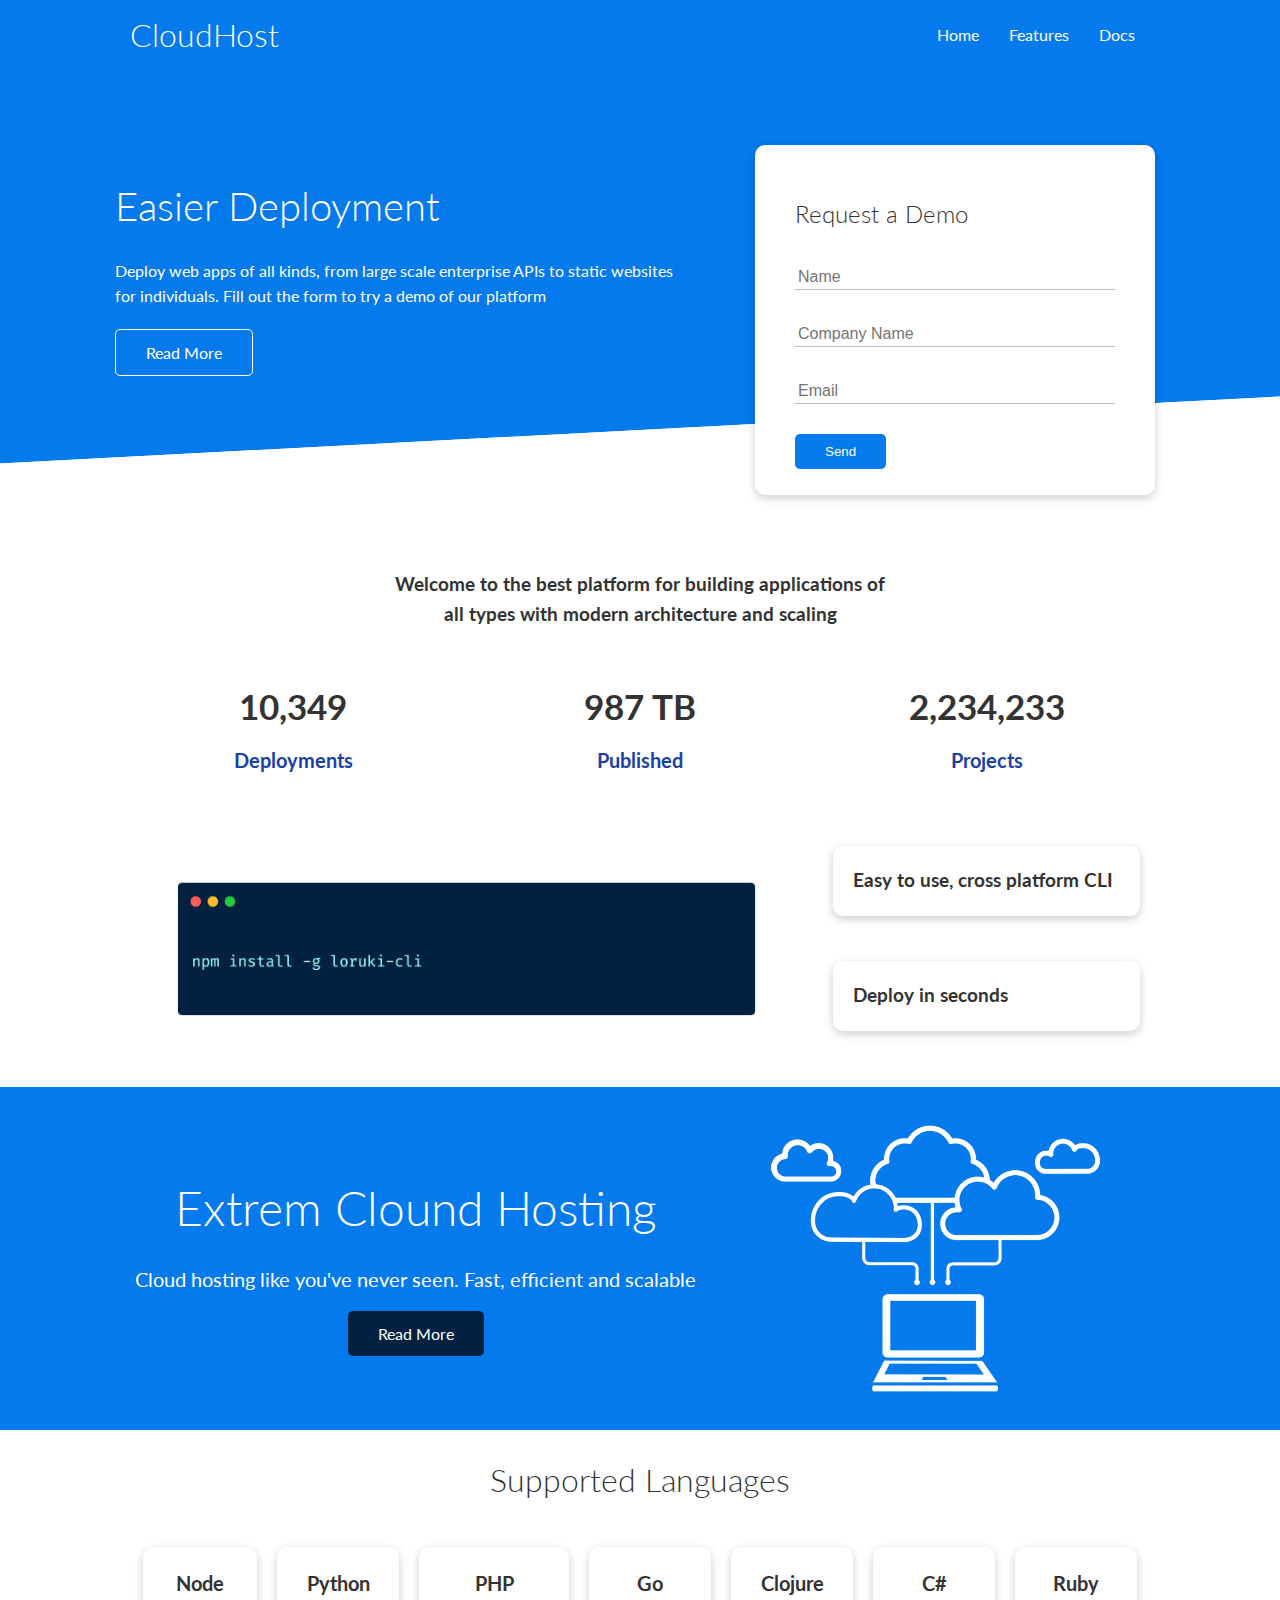
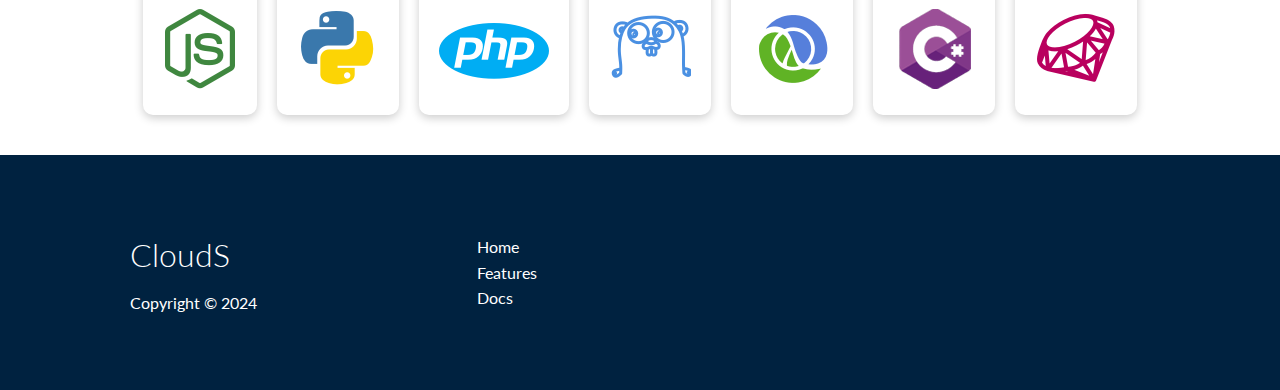
<file: index.html>
<!DOCTYPE html>
<html lang="en">
<head>
    <meta charset="UTF-8">
    <meta name="viewport" content="width=device-width, initial-scale=1.0">
    <title>Cloud Hosting For EveryOne</title>
    <link rel="stylesheet" href="https://cdnjs.cloudflare.com/ajax/libs/font-awesome/6.5.1/css/all.min.css" integrity="sha512-DTOQO9RWCH3ppGqcWaEA1BIZOC6xxalwEsw9c2QQeAIftl+Vegovlnee1c9QX4TctnWMn13TZye+giMm8e2LwA==" crossorigin="anonymous" referrerpolicy="no-referrer" />
    <link rel="stylesheet" href="utilities.css">
    <link rel="stylesheet" href="style.css">
</head>
<body>
    <!-- Navbar -->
    <div class="navbar">
        <div class="container flex">
            <h1 class="logo">CloudHost</h1>
            <nav>
                <ul>
                    <li><a href="index.html">Home</a></li>
                    <li><a href="features.html">Features</a></li>
                    <li><a href="docs.html">Docs</a></li>
                </ul>
            </nav>
        </div>
    </div>

    <!-- Showcase -->
    <section class="showcase">
        <div class="container grid">
            <div class="showcase-text">
                <h1>Easier Deployment</h1>
                <p>Deploy web apps of all kinds, from large scale enterprise APIs to static websites for individuals. Fill out the form to try a demo of our platform</p>
                <a href="features.html" class="btn btn-outline">Read More</a>
            </div>
            <div class="showcase-form card">
                <h2>Request a Demo</h2>
                <form>
                    <div class="form-control">
                        <input type="text" name="Name" placeholder="Name" required>
                    </div>
                    <div class="form-control">
                        <input type="text" name="company" placeholder="Company Name" required>
                    </div>
                    <div class="form-control">
                        <input type="email" name="Email" placeholder="Email" required>
                    </div>
                    <input type="submit" value="Send" class="btn btn-primary">
                </form>
            </div>
        </div>
    </section>

    <!-- Stats -->
    <section class="stats">
        <div class="container">
            <h3 class="stats-heading text-center my-1">
                Welcome to the best platform for building applications of all types with modern architecture and scaling
            </h3>

            <div class="grid grid-3 text-center my-4">
                <div>
                    <i class="fas fa-server fa-3x"></i>
                    <h3>10,349</h3>
                    <p class="text-secondary">Deployments</p>
                </div>
                <div>
                    <i class="fas fa-upload fa-3x"></i>
                    <h3>987 TB</h3>
                    <p class="text-secondary">Published</p>
                </div>
                <div>
                    <i class="fas fa-project-diagram fa-3x"></i>
                    <h3>2,234,233</h3>
                    <p class="text-secondary">Projects</p>
                </div>
            </div>
        </div>
    </section>

    <!-- CLI -->
    <section class="cli">
        <div class="container grid">
            <img src="images/cli.png" alt="">
            <div class="card">
                <h3>Easy to use, cross platform CLI</h3>
            </div>
            <div class="card">
                <h3>Deploy in seconds</h3>
            </div>
        </div>
    </section>

    <!-- Cloud -->
    <section class="cloud bg-primary my-2 py-2">
        <div class="container grid">
            <div class="text-center">
                <h2 class="lg">Extrem Clound Hosting</h2>
                <p class="lead my-1">Cloud hosting like you've never seen. Fast, efficient and scalable</p>
                <a href="features.html" class="btn btn-dark">Read More</a>
            </div>
            <img src="images/cloud.png" alt="">
        </div>
    </section>

    <!-- Languages -->
    <section class="languages">
        <h2 class="md text-center my-2">
            Supported Languages
        </h2>
        <div class="conatiner flex">
            <div class="card">
                <h4>Node</h4>
                <img src="images/logos/node.png" alt="">
            </div>
            <div class="card">
                <h4>Python</h4>
                <img src="images/logos/python.png" alt="">
            </div>
            <div class="card">
                <h4>PHP</h4>
                <img src="images/logos/php.png" alt="">
            </div>
            <div class="card">
                <h4>Go</h4>
                <img src="images/logos/go.png" alt="">
            </div>
            <div class="card">
                <h4>Clojure</h4>
                <img src="images/logos/clojure.png" alt="">
            </div>
            <div class="card">
                <h4>C#</h4>
                <img src="images/logos/csharp.png" alt="">
            </div>
            <div class="card">
                <h4>Ruby</h4>
                <img src="images/logos/ruby.png" alt="">
            </div>
        </div>
    </section>

    <!-- Footer -->
    <footer class="footer bg-dark py-5">
        <div class="container grid grid-3">
            <div>
                <h1>CloudS</h1>
                <p>Copyright &copy; 2024</p>
            </div>
            <nav>
                <ul>
                    <li><a href="index.html">Home</a></li>
                    <li><a href="features.html">Features</a></li>
                    <li><a href="docs.html">Docs</a></li>
                </ul>
            </nav>
            <div class="social">
                <a href="#"><i class="fab fa-github fa-2x"></i></a>
                <a href="#"><i class="fab fa-facebook fa-2x"></i></a>
                <a href="#"><i class="fab fa-twitter fa-2x"></i></a>
            </div>
        </div>
    </footer>
</body>
</html>
</file>
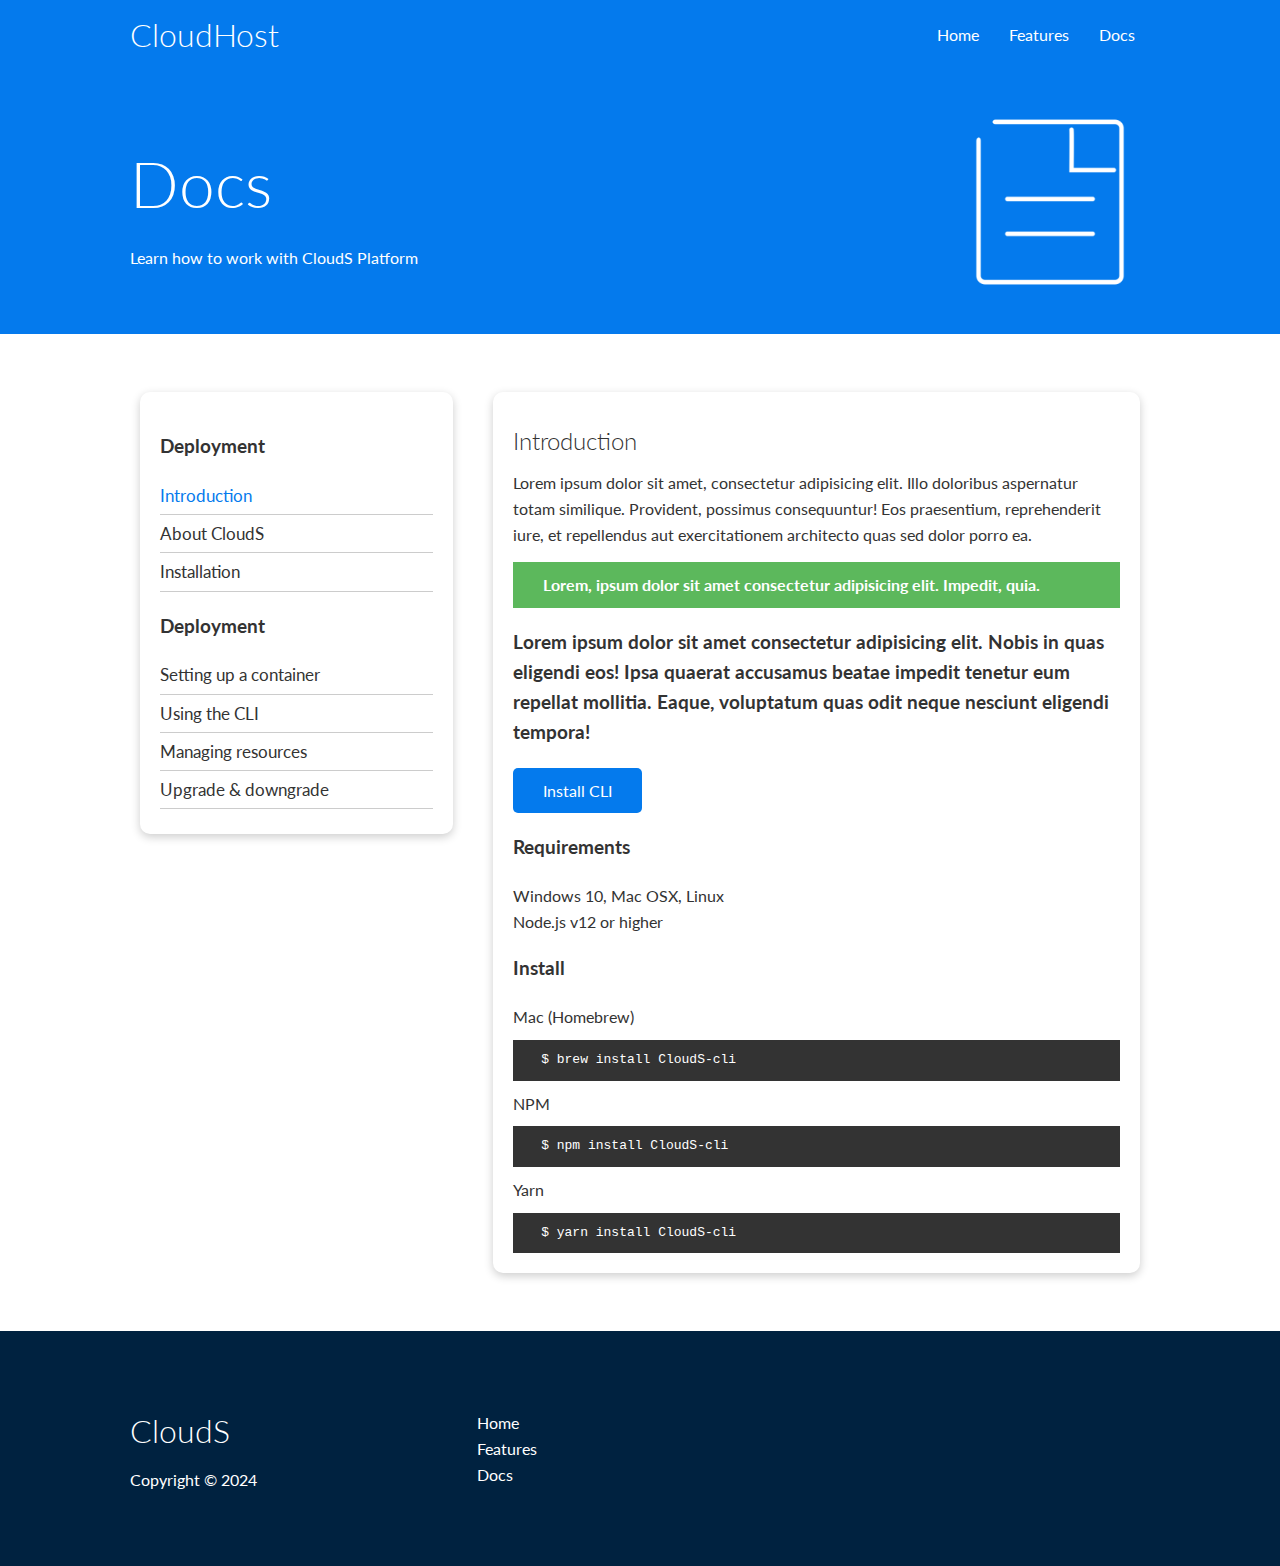
<file: docs.html>
<!DOCTYPE html>
<html lang="en">
<head>
    <meta charset="UTF-8">
    <meta name="viewport" content="width=device-width, initial-scale=1.0">
    <title>Cloud Hosting For EveryOne</title>
    <link rel="stylesheet" href="https://cdnjs.cloudflare.com/ajax/libs/font-awesome/6.5.1/css/all.min.css" integrity="sha512-DTOQO9RWCH3ppGqcWaEA1BIZOC6xxalwEsw9c2QQeAIftl+Vegovlnee1c9QX4TctnWMn13TZye+giMm8e2LwA==" crossorigin="anonymous" referrerpolicy="no-referrer" />
    <link rel="stylesheet" href="utilities.css">
    <link rel="stylesheet" href="style.css">
</head>
<body>
    <!-- Navbar -->
    <div class="navbar">
        <div class="container flex">
            <h1 class="logo">CloudHost</h1>
            <nav>
                <ul>
                    <li><a href="index.html">Home</a></li>
                    <li><a href="features.html">Features</a></li>
                    <li><a href="docs.html">Docs</a></li>
                </ul>
            </nav>
        </div>
    </div>

    <!-- Head -->
    <section class="docs-head bg-primary py-3">
        <div class="container grid">
            <div>
                <h1 class="xl">Docs</h1>
                <p>Learn how to work with CloudS Platform</p>
            </div>
            <img src="images/docs.png" alt="">
        </div>
        
    </section>

    <!-- Docs main -->
    <section class="docs-main my-4">
        <div class="container grid">
            <div class="card bg-ligh p3">
                <h3 class="my-2">Deployment</h3>
                <nav>
                    <ul>
                        <li><a href="#" class="text-primary">Introduction</a></li>
                        <li><a href="#">About CloudS</a></li>
                        <li><a href="#">Installation</a></li>
                    </ul>
                    <h3 class="my-2">Deployment</h3>
                <nav>
                    <ul>
                        <li><a href="#">Setting up a container</a></li>
							<li><a href="#">Using the CLI</a></li>
							<li><a href="#">Managing resources</a></li>
							<li><a href="#">Upgrade & downgrade</a></li>
                    </ul>
                </nav>
            </div>
            <div class="card">
                <h2>Introduction</h2>
                <p>Lorem ipsum dolor sit amet, consectetur adipisicing elit. Illo doloribus aspernatur totam similique. Provident, possimus consequuntur! Eos praesentium, reprehenderit iure, et repellendus aut exercitationem architecto quas sed dolor porro ea.</p>
                <div class="alert alert-success">
                    <i class="fas fa-info"></i> Lorem, ipsum dolor sit amet consectetur adipisicing elit. Impedit, quia.
                </div>
                <h3>Lorem ipsum dolor sit amet consectetur adipisicing elit. Nobis in quas eligendi eos! Ipsa quaerat accusamus beatae impedit tenetur eum repellat mollitia. Eaque, voluptatum quas odit neque nesciunt eligendi tempora!</h3>
                <a href="#" class="btn btn-primary">Install CLI</a>

                <h3>Requirements</h3>
                <ul>
                    <li>Windows 10, Mac OSX, Linux</li>
                    <li>Node.js v12 or higher</li>
                </ul>

                <h3>Install</h3>
                <p>Mac (Homebrew)</p>
                <pre><code> $ brew install CloudS-cli</code></pre>
                <p>NPM</p>
                <pre><code> $ npm install CloudS-cli</code></pre>
                <p>Yarn</p>
                <pre><code> $ yarn install CloudS-cli</code></pre>
            </div>
        </div>
    </section>

    <!-- Footer -->
    <footer class="footer bg-dark py-5">
        <div class="container grid grid-3">
            <div>
                <h1>CloudS</h1>
                <p>Copyright &copy; 2024</p>
            </div>
            <nav>
                <ul>
                    <li><a href="index.html">Home</a></li>
                    <li><a href="features.html">Features</a></li>
                    <li><a href="docs.html">Docs</a></li>
                </ul>
            </nav>
            <div class="social">
                <a href="#"><i class="fab fa-github fa-2x"></i></a>
                <a href="#"><i class="fab fa-facebook fa-2x"></i></a>
                <a href="#"><i class="fab fa-twitter fa-2x"></i></a>
            </div>
        </div>
    </footer>
</body>
</html>
</file>
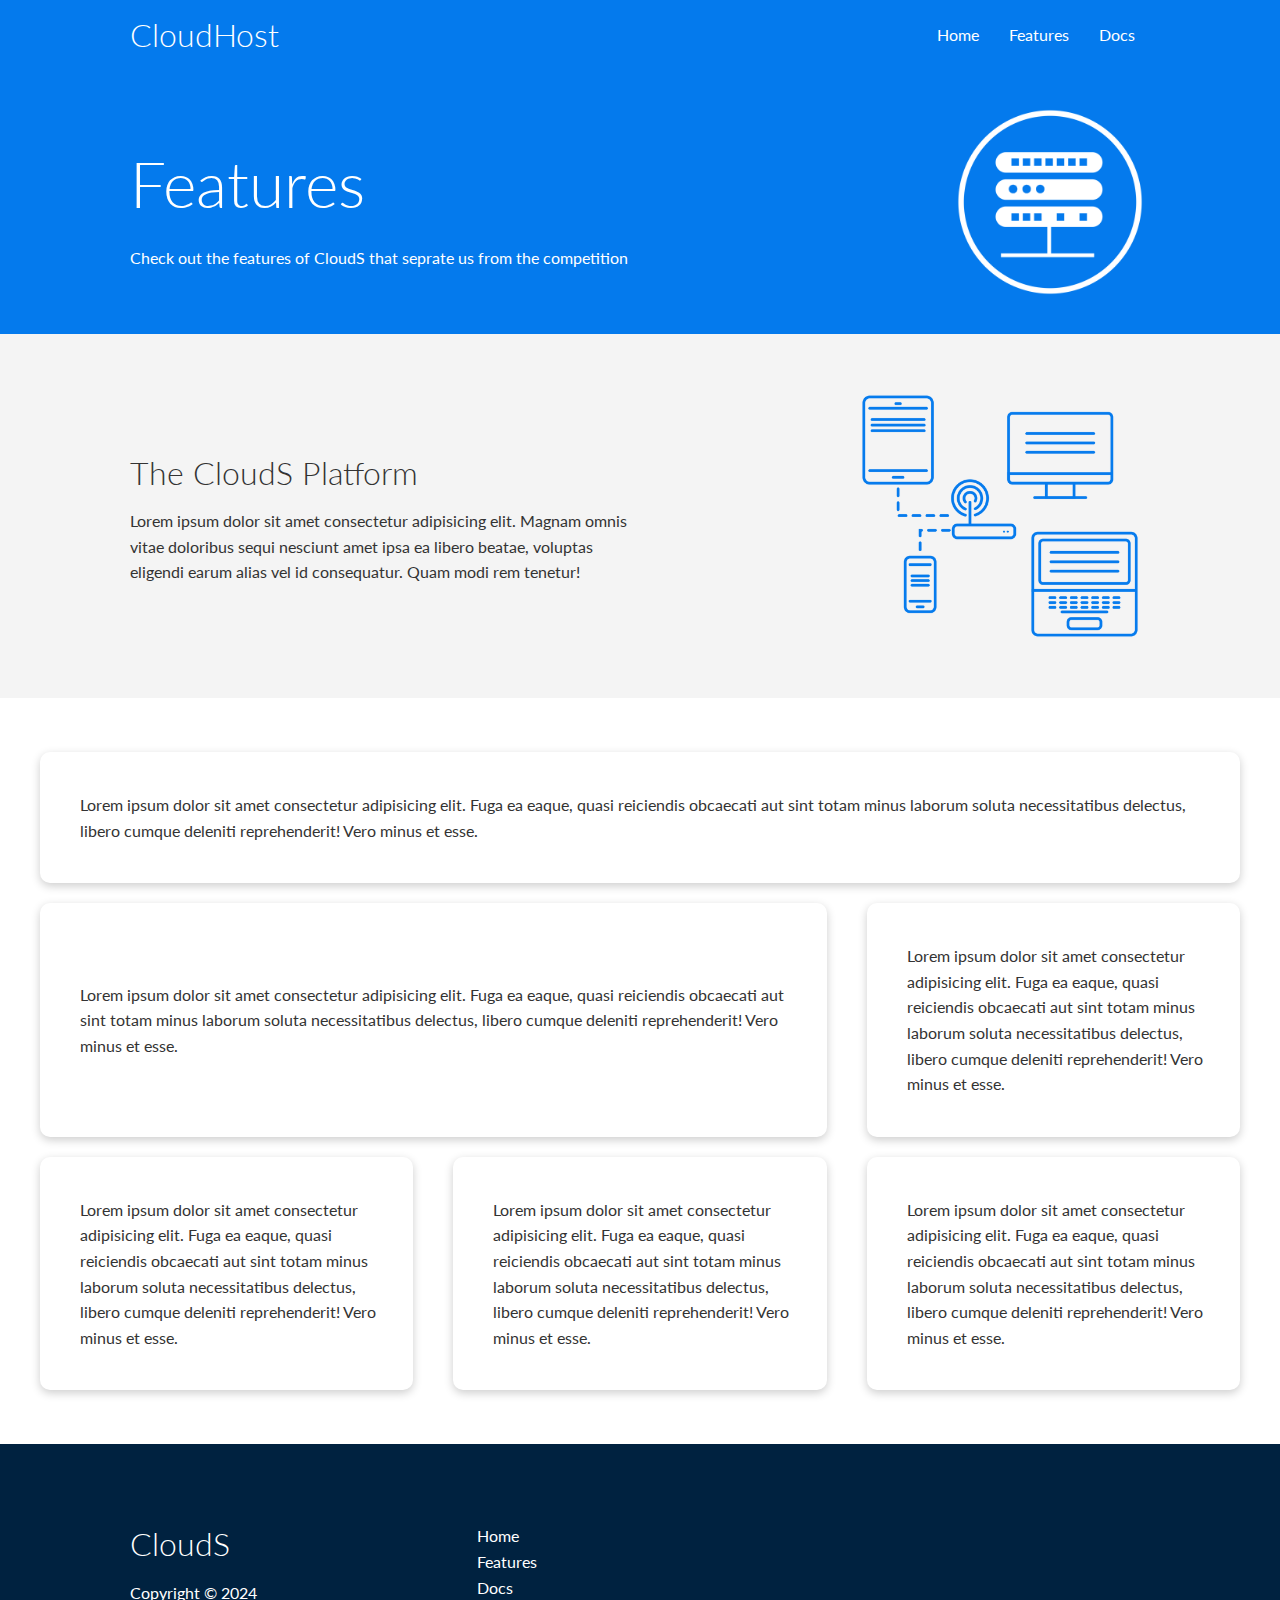
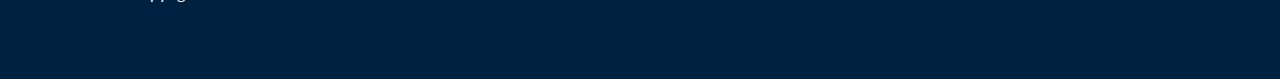
<file: features.html>
<!DOCTYPE html>
<html lang="en">
<head>
    <meta charset="UTF-8">
    <meta name="viewport" content="width=device-width, initial-scale=1.0">
    <title>Cloud Hosting For EveryOne</title>
    <link rel="stylesheet" href="https://cdnjs.cloudflare.com/ajax/libs/font-awesome/6.5.1/css/all.min.css" integrity="sha512-DTOQO9RWCH3ppGqcWaEA1BIZOC6xxalwEsw9c2QQeAIftl+Vegovlnee1c9QX4TctnWMn13TZye+giMm8e2LwA==" crossorigin="anonymous" referrerpolicy="no-referrer" />
    <link rel="stylesheet" href="utilities.css">
    <link rel="stylesheet" href="style.css">
</head>
<body>
    <!-- Navbar -->
    <div class="navbar">
        <div class="container flex">
            <h1 class="logo">CloudHost</h1>
            <nav>
                <ul>
                    <li><a href="index.html">Home</a></li>
                    <li><a href="features.html">Features</a></li>
                    <li><a href="docs.html">Docs</a></li>
                </ul>
            </nav>
        </div>
    </div>

    <!-- Head -->
    <section class="features-head bg-primary py-3">
        <div class="container grid">
            <div>
                <h1 class="xl">Features</h1>
                <p>Check out the features of CloudS that seprate us from the competition</p>
            </div>
            <img src="images/server.png" alt="">
        </div>
    </section>

    <!-- Sub head -->
    <section class="features-sub-head bg-light py-3">
        <div class="container grid">
            <div>
                <h1 class="md">The CloudS Platform</h1>
                <p>Lorem ipsum dolor sit amet consectetur adipisicing elit. Magnam omnis vitae doloribus sequi nesciunt amet ipsa ea libero beatae, voluptas eligendi earum alias vel id consequatur. Quam modi rem tenetur!</p>
            </div>
            <img src="images/server2.png" alt="">
        </div>
    </section>

    <section class="features-main my-2">
        <div class="conatiner grid grid-3">
            <div class="card flex">
                <i class="fas fa-server fa-3x"></i>
                <p>Lorem ipsum dolor sit amet consectetur adipisicing elit. Fuga ea eaque, quasi reiciendis obcaecati aut sint totam minus laborum soluta necessitatibus delectus, libero cumque deleniti reprehenderit! Vero minus et esse.</p>
            </div>
            <div class="card flex">
                <i class="fas fa-database fa-3x"></i>
                <p>Lorem ipsum dolor sit amet consectetur adipisicing elit. Fuga ea eaque, quasi reiciendis obcaecati aut sint totam minus laborum soluta necessitatibus delectus, libero cumque deleniti reprehenderit! Vero minus et esse.</p>
            </div>
            <div class="card flex">
                <i class="fas fa-power-off fa-3x"></i>
                <p>Lorem ipsum dolor sit amet consectetur adipisicing elit. Fuga ea eaque, quasi reiciendis obcaecati aut sint totam minus laborum soluta necessitatibus delectus, libero cumque deleniti reprehenderit! Vero minus et esse.</p>
            </div>
            <div class="card flex">
                <i class="fas fa-laptop-code fa-3x"></i>
                <p>Lorem ipsum dolor sit amet consectetur adipisicing elit. Fuga ea eaque, quasi reiciendis obcaecati aut sint totam minus laborum soluta necessitatibus delectus, libero cumque deleniti reprehenderit! Vero minus et esse.</p>
            </div>
            <div class="card flex">
                <i class="fas fa-upload fa-3x"></i>
                <p>Lorem ipsum dolor sit amet consectetur adipisicing elit. Fuga ea eaque, quasi reiciendis obcaecati aut sint totam minus laborum soluta necessitatibus delectus, libero cumque deleniti reprehenderit! Vero minus et esse.</p>
            </div>
            <div class="card flex">
                <i class="fas fa-network-wired fa-3x"></i>
                <p>Lorem ipsum dolor sit amet consectetur adipisicing elit. Fuga ea eaque, quasi reiciendis obcaecati aut sint totam minus laborum soluta necessitatibus delectus, libero cumque deleniti reprehenderit! Vero minus et esse.</p>
            </div>
        </div>
    </section>

    <!-- Footer -->
    <footer class="footer bg-dark py-5">
        <div class="container grid grid-3">
            <div>
                <h1>CloudS</h1>
                <p>Copyright &copy; 2024</p>
            </div>
            <nav>
                <ul>
                    <li><a href="index.html">Home</a></li>
                    <li><a href="features.html">Features</a></li>
                    <li><a href="docs.html">Docs</a></li>
                </ul>
            </nav>
            <div class="social">
                <a href="#"><i class="fab fa-github fa-2x"></i></a>
                <a href="#"><i class="fab fa-facebook fa-2x"></i></a>
                <a href="#"><i class="fab fa-twitter fa-2x"></i></a>
            </div>
        </div>
    </footer>
</body>
</html>
</file>
<file: utilities.css>
.container {
    max-width: 1100px;
    margin: 0 auto;
    /* overflow: auto; */
    padding: 0 40px;
}

.card {
    background-color: #fff;
    color: #333;
    border-radius: 10px;
    box-shadow: 0 3px 10px rgba(0,0,0,0.2);
    padding: 20px;
    margin: 10px;
}

.btn {
    display: inline-block;
    padding: 10px 30px;
    cursor: pointer;
    background-color: var(--primary-color);
    color: #fff;
    border:none;
    border-radius: 5px;
}

.btn:hover {
    transform: scale(.98);
}

.btn-outline {
    background-color: transparent;
    border: 1px solid #fff;
}

/* Background & colored buttons */
.bg-primary, 
.btn-primary {
    background-color: var(--primary-color);
    color: #fff;
}
.bg-secondary, 
.btn-secondary {
    background-color: var(--secondary-color);
    color: #fff;
}
.bg-dark, 
.btn-dark {
    background-color: var(--dark-color);
    color: #fff;
}
.bg-light, 
.btn-light {
    background-color: var(--light-color);
    color: #333;
}

.bg-primary a, 
.btn-primary a,
.bg-secondary a,
.btn-secondary a,
.bg-dark a,
.btn-dark a {
    color: #fff;
}

/* Text colors */
.text-primary {
    color: var(--primary-color)
}
.text-secondary {
    color: var(--secondary-color)
}
.text-dark {
    color: var(--dark-color)
}
.text-light {
    color: var(--light-color)
}

/* Text Sizes */
.lead {
    font-size: 20px;
}

.sm {
    font-size: 1rem;
}

.md {
    font-size: 2rem;
}

.lg {
    font-size: 3rem;
}

.xl {
    font-size: 4rem;
}

.text-center {
    text-align: center;
}

/* Alert */

.alert {
    background-color: var(--light-color);
    padding: 10px 20px;
    font-weight: bold;
    margin: 15px 0;
}

.alert i {
    margin-right: 10px;
}

.alert-success {
    background-color: var(--success-color);
    color: #fff;
}

.alert-error {
    background-color: var(success-error);
    color: #fff;
}

.flex {
    display: flex;
    justify-content: center;
    align-items: center;
    height: 100%;
}

.grid {
    display: grid;
    grid-template-columns: repeat(2, 1fr);
    gap: 20px;
    justify-content: center;
    align-items: center;
    height: 100%;
}

.grid-3 {
    grid-template-columns: repeat(3,1fr);
}

/* Margin */
.my-1 {
    margin: 1rem 0;
}
.my-2 {
    margin: 1.5rem 0;
}
.my-3 {
    margin: 2rem 0;
}

.my-4 {
    margin: 3rem 0;
}
.my-5 {
    margin: 4rem 0;
}

.m-1 {
    margin: 1rem;
}
.m-2 {
    margin: 1.5rem;
}
.m-3 {
    margin: 2rem;
}

.m-4 {
    margin: 3rem;
}
.m-5 {
    margin: 4rem;
}

/* Padding */
.py-1 {
    padding: 1rem 0;
}
.py-2 {
    padding: 1.5rem 0;
}
.py-3 {
    padding: 2rem 0;
}

.py-4 {
    padding: 3rem 0;
}
.py-5 {
    padding: 4rem 0;
}

.p-1 {
    padding: 1rem;
}
.p-2 {
    padding: 1.5rem;
}
.p-3 {
    padding: 2rem;
}

.p-4 {
    padding: 3rem;
}
.p-5 {
    padding: 4rem;
}
</file>
<file: style.css>
@import url('https://fonts.googleapis.com/css2?family=Inter:wght@300;400;500;600;700&family=Lato:wght@300&family=League+Spartan:wght@100;200;300;400;500;600;700;800;900&family=Permanent+Marker&display=swap');

:root {
    --primary-color: #047aed;
    --secondary-color: #1c3fa8;
    --dark-color: #002240;
    --light-color: #f4f4f4;
    --success-color: #5cb85c;
    --error-color: #d9534f;

}

*,
*::before,
*::after {
    margin: 0;
    padding: 0;
    box-sizing: border-box;
}

body {
    font-family: 'Lato', sans-serif;
    color: #333;
    line-height: 1.6;
}

ul {
    list-style: none;
}

a {
    text-decoration: none;
    color: #333;
}

h1, h2 {
    font-weight: 300;
    list-style: 1.2;
    margin: 10px 0;
}

p {
    margin: 10px 0;
}

img {
    width: 100%;
}

code, pre {
    background: #333;
    color: #fff;
    padding: 10px;
}

/* Navbar */

.navbar {
    background-color: var(--primary-color);
    color: #fff;
    height: 70px;
}

.navbar .flex {
    justify-content: space-between;
}

.navbar ul {
    display: flex;
}

.navbar a {
    color: #fff;
    margin: 0 5px;
    padding: 10px;
}

.navbar a:hover {
    border-bottom: 2px #fff solid;
}

/* Showcase */
.showcase {
    height: 400px;
    background-color: var(--primary-color);
    color: #fff;
    position: relative;
}

.showcase::before,
.showcase::after {
    content: "";
    /* width: 100%; */
    height: 100px;
    position: absolute;
    /* top: 70px; */
    right: 0;
    left: 0;
    transform: skewY(-3deg);
    -webkit-transform: skewY(-3deg);
    -moz-transform: skewY(-3deg);
    -ms-transform: skewY(-3deg);
    bottom: -60px;
    background-color: #fff;
}


.showcase h1 {
    font-size: 40px;
}

.showcase p {
    margin: 20px 0;
}

.showcase .grid {
    grid-template-columns: 55% 45%;
    gap: 30px;
    /* overflow: hidden; */
}

.showcase-text {
    animation : slideInFromLeft 1s ease-in
}

.showcase-form {
    position: relative;
    top: 50px;
    height: 350px;
    width: 400px;
    padding: 40px;
    justify-self: flex-end;
    z-index: 100;
    animation: slideInFromRight 1s ease-in ;
}

.showcase-form .form-control {
    margin: 30px 0;
}

.showcase-form input[type='text'],
.showcase-form input[type='email'] {
    border: 0;
    border-bottom: 1px solid #b4becb;
    width: 100%;
    font-size: 16px;
    padding: 3px;
}

.showcase-form input:focus {
    outline: none;
}

.stats {
    padding-top: 100px;
    animation: slideInFromBotton 1s ease-in;
}

.stats-heading {
    max-width: 500px;
    margin: auto;
}

.stats .grid h3 {
    font-size: 35px;
}

.stats .grid p {
    font-size: 20px;
    font-weight: bold;
}

/* Cli */
.cli .grid {
    grid-template-columns: repeat(3,1fr);
    grid-template-rows: repeat(2,1fr);
}

.cli .grid > *:first-child {
    grid-column: 1 / 3 /* Starts on the 1 column line and ends on the 3 column line */;
    grid-row: 1 / span 3;
}

/* Cloud */
.cloud .grid {
    grid-template-columns: 4fr 3fr;
}

/* Languages */
.languages .flex {
    flex-wrap: wrap;
}

.languages .card {
    text-align: center;
    margin: 18px 10px 40px;
    transition: transform 0.5s ease;
}

.languages .card h4 {
    font-size: 20px;
    margin-bottom: 10px;
}

.languages .card:hover {
    transform: translateY(-15px);

}

/* Features  */
.features-head img, 
.docs-head img {
    width: 200px;
    justify-self: flex-end;
}

.features-sub-head img {
    width: 300px;
    justify-self: flex-end;
}

.features-main .card > i {
    margin-right: 20px;
}

.features-main .grid {
    padding: 30px;
}

.features-main .grid > *:first-child {
    grid-column: 1/span 3;
}

.features-main .grid > *:nth-child(2) {
    grid-column: 1/span 2;
}

/* DOCS */
.docs-main h3 {
    margin: 20px 0;
}

.docs-main .grid {
    grid-template-columns: 1fr 2fr;
    align-items: flex-start;
}

.docs-main nav li {
    font-size: 17px;
    padding-bottom: 5px;
    margin-bottom: 5px;
    border-bottom: 1px #ccc solid;
}

.docs-main  a:hover {
    font-weight: bold;
}



/* Footer  */
.footer .social a {
    margin: 0 10px;
}

/* Animation */
@keyframes slideInFromLeft {
    0% {
        transform:  translateX(-100%);
    } 

    100% {
        transform: translateX(0);
    }
    
}

@keyframes slideInFromRight {
    0% {
        transform:  translateX(100%);
    } 

    100% {
        transform: translateX(0);
    }
    
}
@keyframes slideInFromTop {
    0% {
        transform:  translateY(-100%);
    } 

    100% {
        transform: translateX(0);
    }
    
}
@keyframes slideInFromBotton {
    0% {
        transform:  translateX(100%);
    } 

    100% {
        transform: translateX(0);
    }
    
}


/* Tablets and under */
@media(max-width: 768px) {
    .grid,
    .showcase .grid,
    .cli .grid,
    .cloud .grid,
    .features-main .grid,
    .docs-main .grid {
        grid-template-columns: 1fr;
        grid-template-rows: 1fr;
    }

    .showcase {
        height: auto;
    }

    .showcase-text {
        text-align: center;
        margin-top: 40px;
        animation : slideInFromTop 1s ease-in
    }

    .showcase-form {
        justify-self: center;
        margin: auto;
        animation: slideInFromBottom 1s ease-in;
    }

    .cli .grid > *:first-child {
        grid-column: 1;
        grid-row: 1;
    }

    .features-head,
    .features-sub-head,
    .docs-head {
        text-align: center;
    }
    .features-head img,
    .features-sub-head img ,
    .docs-head img {
        justify-self: center;
    }

    .features-main .grid > *:first-child,
    .features-main .grid > *:nth-child(2) {
        grid-column: 1;
    }
}

/* Mobile  */
@media (max-width:500px) {
    .navbar {
        height: 110px;
    }

    .navbar .flex {
        flex-direction: column;
        justify-content: center;
    }

    .navbar ul {
        padding: 10px;
        background-color: rgba(0,0,0,0.1);
    }

}
</file>
